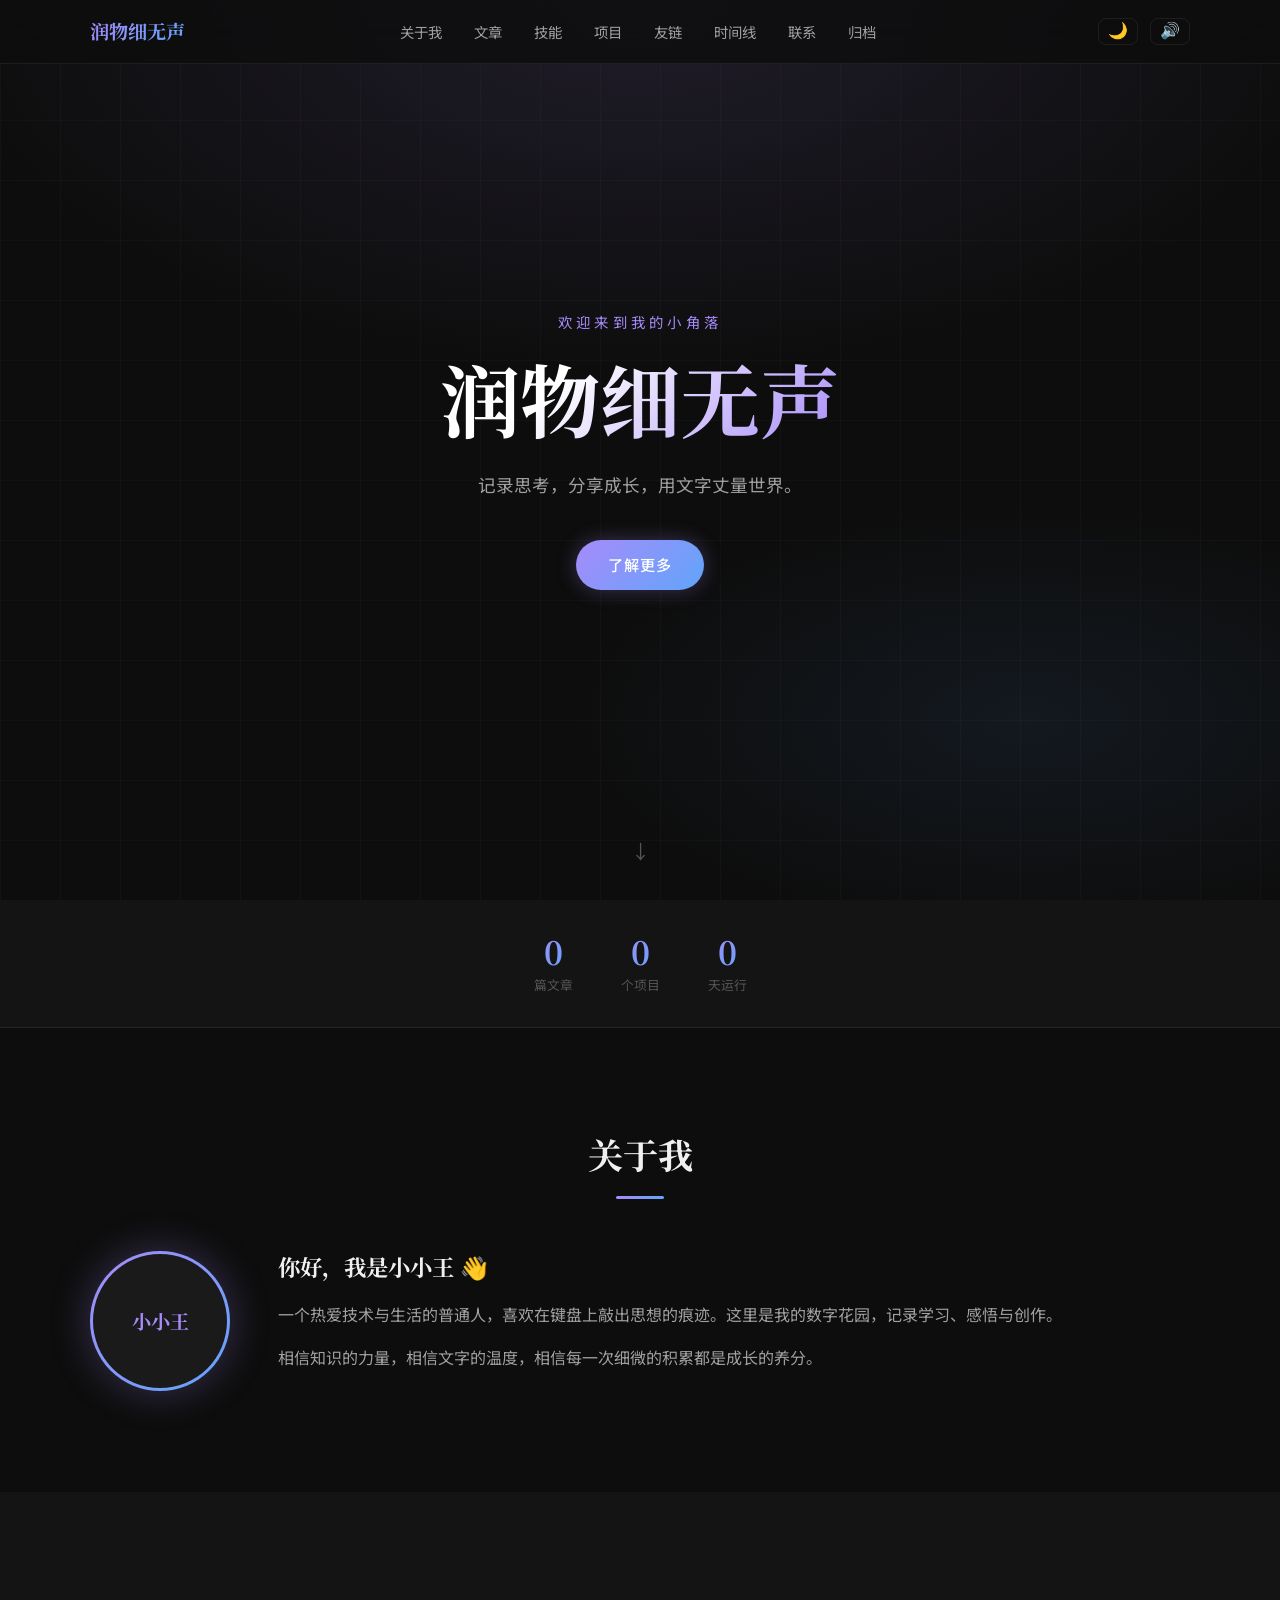
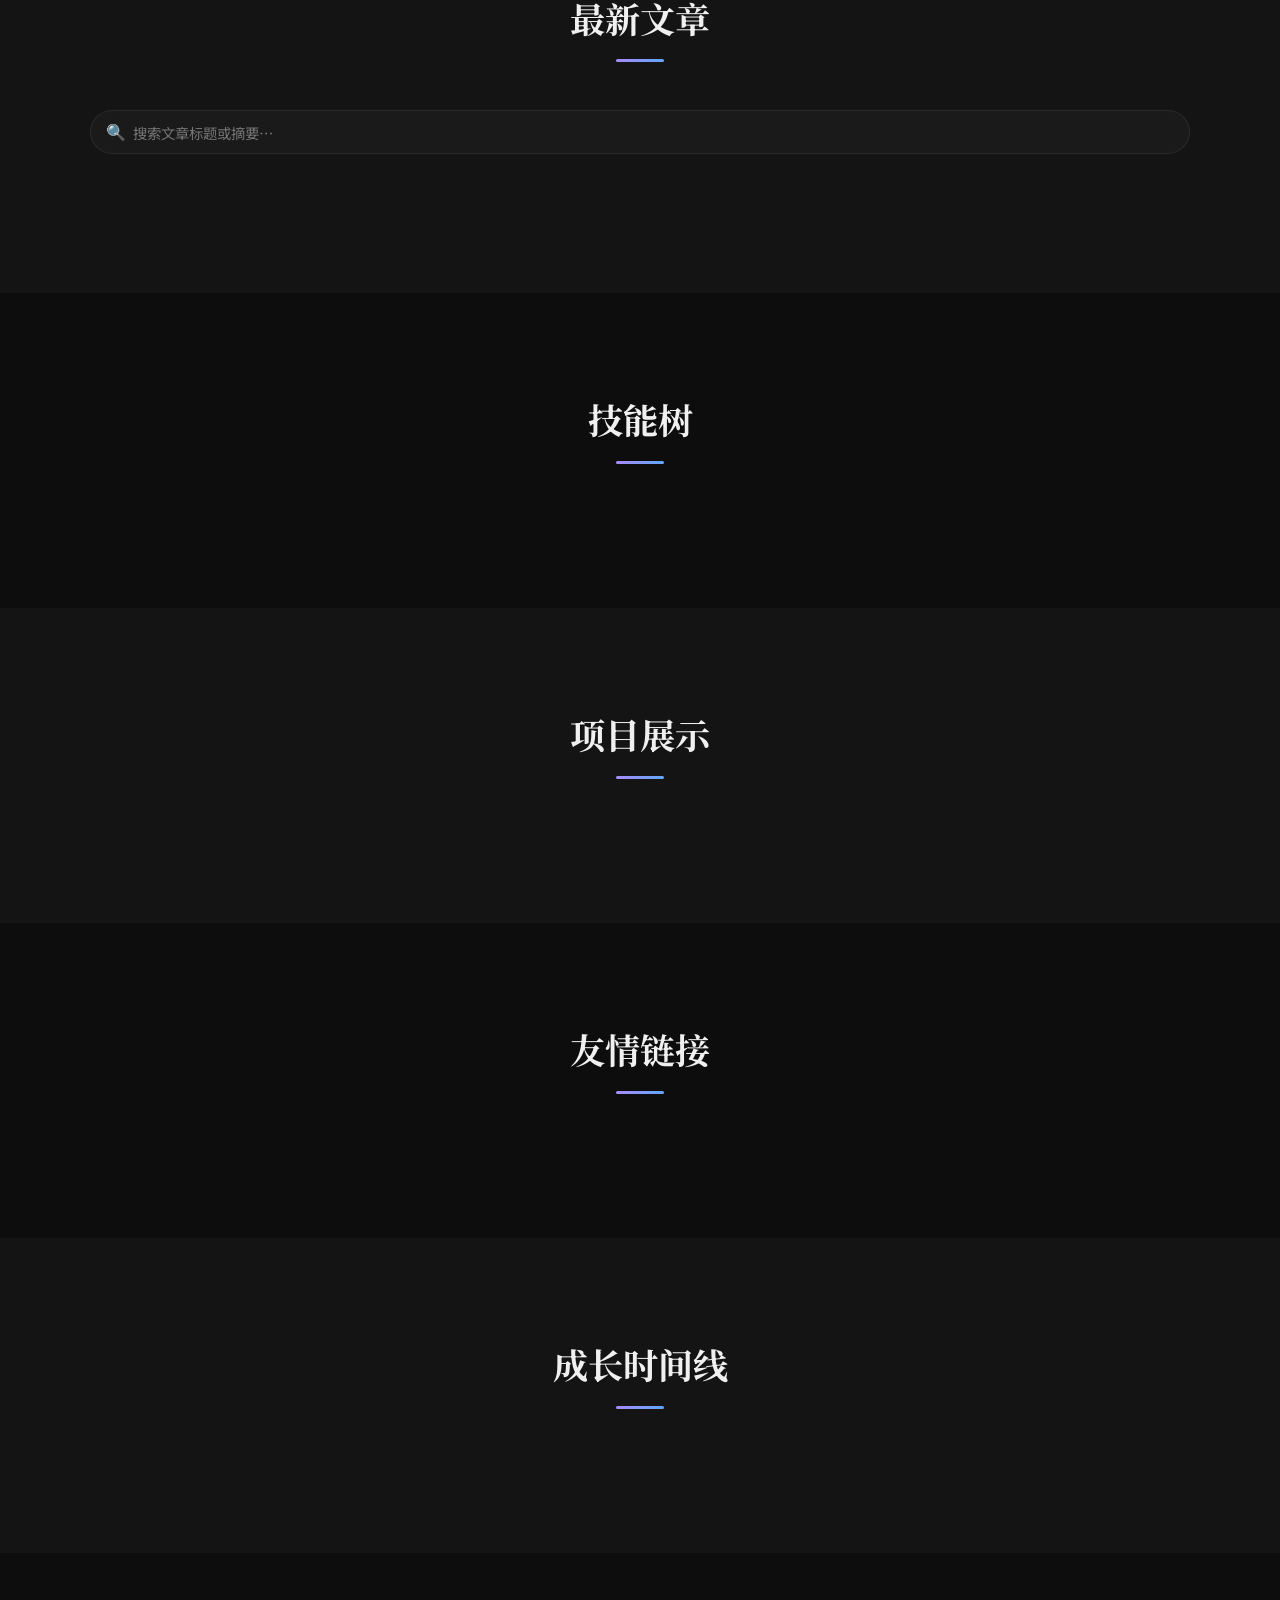
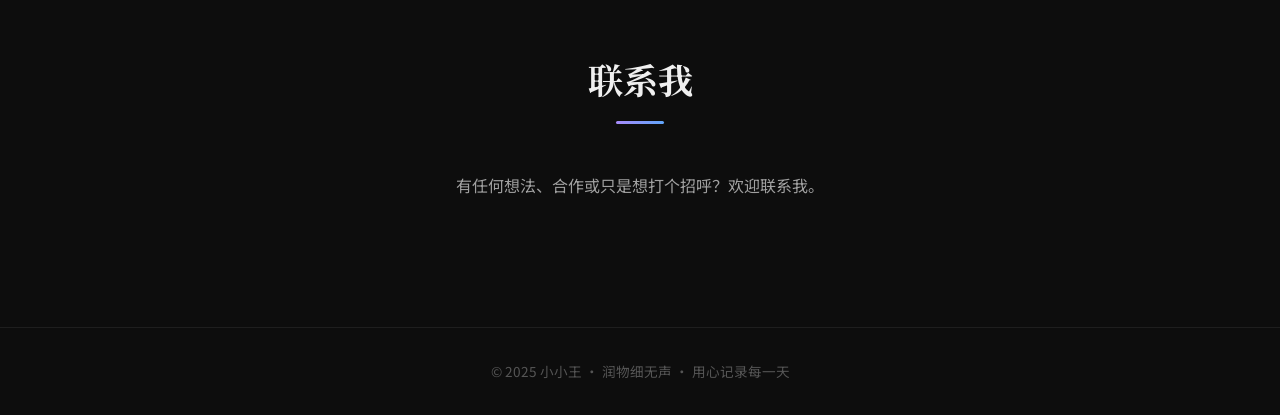
<file: blog/index.html>
<!DOCTYPE html>
<html lang="zh-CN">
<head>
  <meta charset="UTF-8" />
  <meta name="viewport" content="width=device-width, initial-scale=1.0" />
  <title>润物细无声 - 小小王的博客</title>
  <!-- Open Graph -->
  <meta property="og:type" content="website" />
  <meta property="og:title" content="润物细无声 - 小小王的博客" />
  <meta property="og:description" content="记录思考，分享成长，用文字丈量世界。" />
  <meta property="og:image" content="" id="ogImage" />
  <meta name="description" content="记录思考，分享成长，用文字丈量世界。" />
  <link rel="stylesheet" href="style.css" />
  <link rel="preconnect" href="https://fonts.googleapis.com" />
  <link href="https://fonts.googleapis.com/css2?family=Noto+Serif+SC:wght@400;600;700&family=Noto+Sans+SC:wght@300;400;500&display=swap" rel="stylesheet" media="print" onload="this.media='all'" />
  <noscript><link href="https://fonts.googleapis.com/css2?family=Noto+Serif+SC:wght@400;600;700&family=Noto+Sans+SC:wght@300;400;500&display=swap" rel="stylesheet" /></noscript>
  <link rel="alternate" type="application/rss+xml" title="润物细无声 RSS" href="https://blog-worker.diaoyudao110.workers.dev/feed.xml" />
  <script>
    // 主题初始化（避免闪烁）
    (function(){
      const t = localStorage.getItem('theme') || 'dark';
      document.documentElement.setAttribute('data-theme', t);
    })();
  </script>
</head>
<body>
  <!-- 导航栏 -->
  <nav class="navbar" id="navbar">
    <div class="nav-inner">
      <a class="logo" href="#hero" id="navLogo">润物细无声</a>
      <ul class="nav-links">
        <li><a href="#about">关于我</a></li>
        <li><a href="#posts">文章</a></li>
        <li><a href="#skills">技能</a></li>
        <li><a href="#projects">项目</a></li>
        <li><a href="#links">友链</a></li>
        <li><a href="#timeline">时间线</a></li>
        <li><a href="#contact">联系</a></li>
        <li><a href="archive.html">归档</a></li>
      </ul>
      <div style="display:flex;align-items:center;gap:0.3rem">
        <button class="theme-btn" id="themeBtn" title="切换主题">🌙</button>
        <button class="theme-btn" id="soundMuteBtn" title="关闭音效">🔊</button>
        <button class="menu-btn" id="menuBtn">&#9776;</button>
      </div>
    </div>
  </nav>

  <!-- Hero -->
  <section class="hero" id="hero">
    <div class="hero-bg"></div>
    <div class="hero-content">
      <p class="hero-sub" id="heroSub">欢迎来到我的小角落</p>
      <h1 class="hero-title" id="heroTitle">润物细无声</h1>
      <p class="hero-desc" id="heroDesc">记录思考，分享成长，用文字丈量世界。</p>
      <a href="#about" class="btn-primary">了解更多</a>
    </div>
    <div class="scroll-hint">&#8595;</div>
  </section>

  <!-- 统计数据 -->
  <div class="stats-bar" id="statsBar">
    <div class="stat-item">
      <div class="stat-num" id="statPosts">0</div>
      <div class="stat-label">篇文章</div>
    </div>
    <div class="stat-item">
      <div class="stat-num" id="statProjects">0</div>
      <div class="stat-label">个项目</div>
    </div>
    <div class="stat-item">
      <div class="stat-num" id="statDays">0</div>
      <div class="stat-label">天运行</div>
    </div>
  </div>

  <!-- 关于我 -->
  <section class="section" id="about">
    <div class="container">
      <h2 class="section-title">关于我</h2>
      <div class="about-grid">
        <div class="about-avatar">
          <div class="avatar-ring">
            <div class="avatar-inner" id="avatarInner">小小王</div>
          </div>
        </div>
        <div class="about-text">
          <h3 id="aboutName">你好，我是小小王 👋</h3>
          <p id="aboutIntro1">一个热爱技术与生活的普通人，喜欢在键盘上敲出思想的痕迹。这里是我的数字花园，记录学习、感悟与创作。</p>
          <p id="aboutIntro2">相信知识的力量，相信文字的温度，相信每一次细微的积累都是成长的养分。</p>
          <div class="tags" id="aboutTags"></div>
        </div>
      </div>
    </div>
  </section>

  <!-- 文章列表 -->
  <section class="section section-alt" id="posts">
    <div class="container">
      <h2 class="section-title">最新文章</h2>
      <!-- 搜索框 -->
      <div class="search-wrap">
        <span class="search-icon">🔍</span>
        <input type="text" id="searchInput" placeholder="搜索文章标题或摘要…" />
      </div>
      <!-- 分类筛选 -->
      <div class="filter-bar" id="filterBar"></div>
      <!-- 文章网格 -->
      <div class="posts-grid" id="postsGrid"></div>
    </div>
  </section>

  <!-- 技能树 -->
  <section class="section" id="skills">
    <div class="container">
      <h2 class="section-title">技能树</h2>
      <div class="skills-grid" id="skillsGrid"></div>
    </div>
  </section>

  <!-- 项目展示 -->
  <section class="section section-alt" id="projects">
    <div class="container">
      <h2 class="section-title">项目展示</h2>
      <div class="projects-grid" id="projectsGrid"></div>
    </div>
  </section>

  <!-- 友情链接 -->
  <section class="section" id="links">
    <div class="container">
      <h2 class="section-title">友情链接</h2>
      <div class="links-grid" id="linksGrid"></div>
    </div>
  </section>

  <!-- 时间线 -->
  <section class="section section-alt" id="timeline">
    <div class="container">
      <h2 class="section-title">成长时间线</h2>
      <div class="timeline" id="timelineList"></div>
    </div>
  </section>

  <!-- 联系 -->
  <section class="section" id="contact">
    <div class="container">
      <h2 class="section-title">联系我</h2>
      <div class="contact-box">
        <p id="contactDesc">有任何想法、合作或只是想打个招呼？欢迎联系我。</p>
        <div class="contact-links" id="contactLinks"></div>
      </div>
    </div>
  </section>

  <!-- Footer -->
  <footer class="footer">
    <p id="footerText">© 2025 小小王 · 润物细无声 · 用心记录每一天</p>
  </footer>

  <!-- 回到顶部 -->
  <button class="back-top" id="backTop" title="回到顶部">↑</button>

  <script src="main.js"></script>
  <script src="sound.js?v=4"></script>
</body>
</html>
</file>
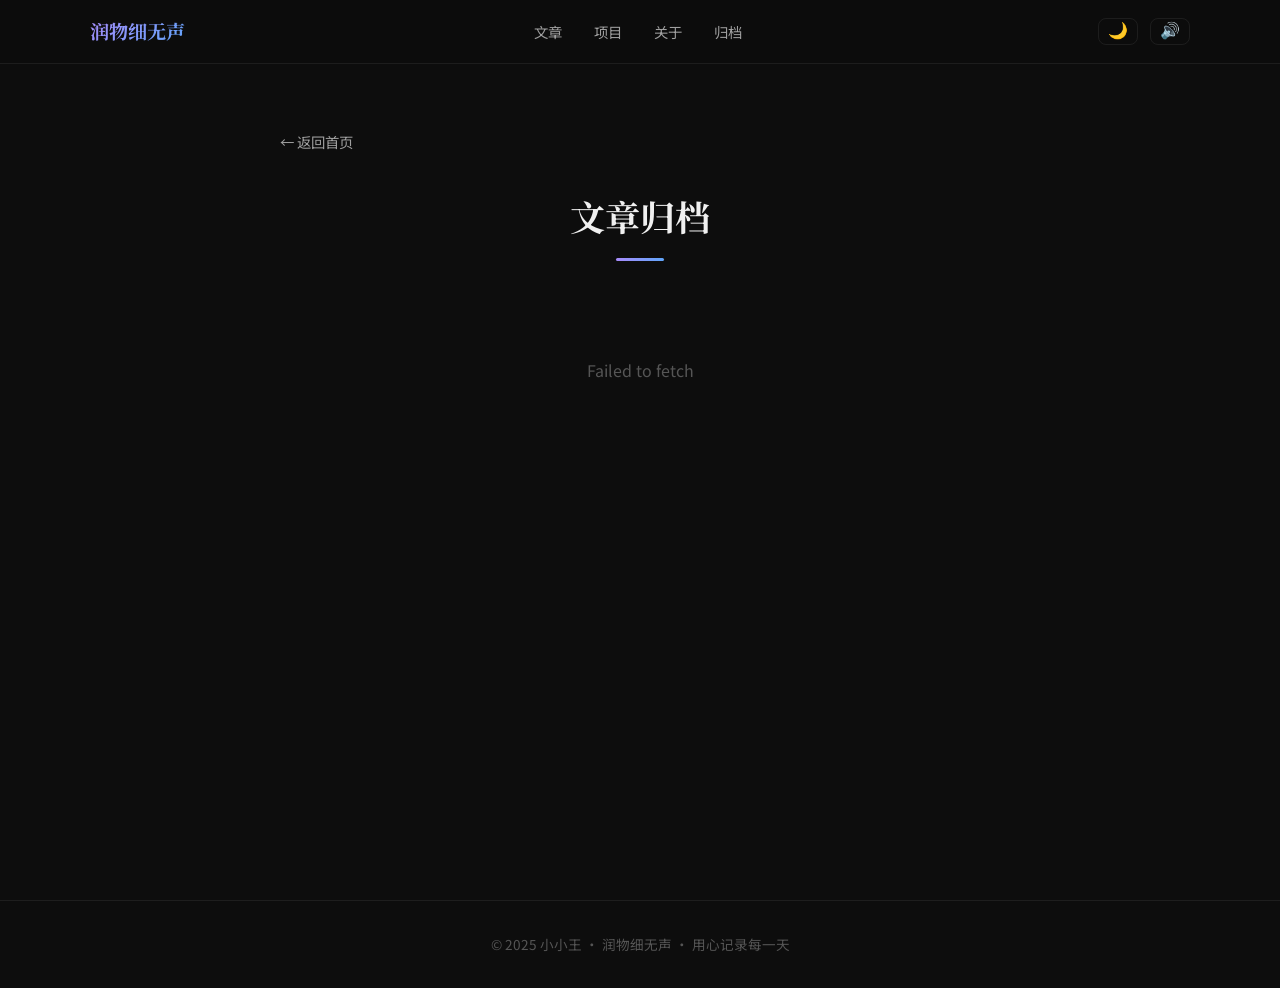
<file: blog/archive.html>
<!DOCTYPE html>
<html lang="zh-CN">
<head>
  <meta charset="UTF-8" />
  <meta name="viewport" content="width=device-width, initial-scale=1.0" />
  <title>文章归档 - 润物细无声</title>
  <meta name="description" content="全部文章归档" />
  <link rel="stylesheet" href="style.css" />
  <link rel="preconnect" href="https://fonts.googleapis.com" />
  <link href="https://fonts.googleapis.com/css2?family=Noto+Serif+SC:wght@400;600;700&family=Noto+Sans+SC:wght@300;400;500&display=swap" rel="stylesheet" media="print" onload="this.media='all'" />
  <noscript><link href="https://fonts.googleapis.com/css2?family=Noto+Serif+SC:wght@400;600;700&family=Noto+Sans+SC:wght@300;400;500&display=swap" rel="stylesheet" /></noscript>
  <script>
    (function(){
      const t = localStorage.getItem('theme') || 'dark';
      document.documentElement.setAttribute('data-theme', t);
    })();
  </script>
  <style>
    .archive-page { padding: 8rem 1.5rem 6rem; min-height: 100vh; }
    .archive-page .container { max-width: 720px; margin: 0 auto; }
    .archive-year { margin-bottom: 2.5rem; }
    .archive-year-title {
      font-family: 'Noto Serif SC', serif;
      font-size: 1.6rem; font-weight: 700;
      color: var(--accent); margin-bottom: 1rem;
      padding-bottom: 0.4rem; border-bottom: 2px solid var(--accent);
    }
    .archive-list { list-style: none; padding: 0; }
    .archive-item {
      display: flex; align-items: baseline; gap: 1rem;
      padding: 0.6rem 0; border-bottom: 1px solid var(--border);
      transition: background 0.2s;
    }
    .archive-item:hover { background: var(--bg-card); padding-left: 0.5rem; border-radius: 4px; }
    .archive-date { font-size: 0.85rem; color: var(--text-muted); white-space: nowrap; min-width: 90px; }
    .archive-title { color: var(--text-secondary); text-decoration: none; flex: 1; font-size: 1rem; transition: color 0.2s; }
    .archive-title:hover { color: var(--accent); }
    .archive-cat { font-size: 0.78rem; color: var(--text-muted); background: var(--bg-card); border: 1px solid var(--border); border-radius: 10px; padding: 0.1rem 0.5rem; white-space: nowrap; }
    .archive-tags { display: flex; gap: 0.3rem; flex-wrap: wrap; }
    .archive-tag { font-size: 0.75rem; color: var(--text-muted); }
    .archive-stats { margin-bottom: 2rem; color: var(--text-muted); font-size: 0.95rem; }
    .back-link { display: inline-flex; align-items: center; gap: 0.4rem; color: var(--text-secondary); font-size: 0.9rem; margin-bottom: 2rem; transition: color 0.3s; }
    .back-link:hover { color: var(--accent); }
    .loading-msg { color: var(--text-muted); text-align: center; padding: 4rem 0; }
  </style>
</head>
<body>
  <nav class="navbar" id="navbar">
    <div class="nav-inner">
      <a class="logo" href="index.html">润物细无声</a>
      <ul class="nav-links">
        <li><a href="index.html#posts">文章</a></li>
        <li><a href="index.html#projects">项目</a></li>
        <li><a href="index.html#about">关于</a></li>
        <li><a href="archive.html" class="active">归档</a></li>
      </ul>
      <div style="display:flex;align-items:center;gap:0.3rem">
        <button class="theme-btn" id="themeBtn" title="切换主题">🌙</button>
        <button class="theme-btn" id="soundMuteBtn" title="关闭音效">🔊</button>
        <button class="menu-btn" id="menuBtn">&#9776;</button>
      </div>
    </div>
  </nav>

  <main class="archive-page">
    <div class="container">
      <a href="index.html" class="back-link">← 返回首页</a>
      <h1 class="section-title" style="text-align:center;margin-bottom:0.5rem">文章归档</h1>
      <p class="archive-stats" id="archiveStats">加载中…</p>
      <div id="archiveContent"><p class="loading-msg">加载中…</p></div>
    </div>
  </main>

  <footer class="footer">
    <p>© 2025 小小王 · 润物细无声 · 用心记录每一天</p>
  </footer>

  <button class="back-top" id="backTop" title="回到顶部">↑</button>

  <script>
    function getTheme() { return localStorage.getItem('theme') || 'dark'; }
    function applyTheme(t) {
      document.documentElement.setAttribute('data-theme', t);
      localStorage.setItem('theme', t);
      const btn = document.getElementById('themeBtn');
      if (btn) btn.textContent = t === 'dark' ? '🌙' : '☀️';
    }
    applyTheme(getTheme());
    document.getElementById('themeBtn').addEventListener('click', () => {
      applyTheme(getTheme() === 'dark' ? 'light' : 'dark');
    });
    const navbar = document.getElementById('navbar');
    window.addEventListener('scroll', () => {
      navbar.style.background = window.scrollY > 50
        ? (getTheme() === 'dark' ? 'rgba(13,13,13,0.95)' : 'rgba(248,247,244,0.97)')
        : (getTheme() === 'dark' ? 'rgba(13,13,13,0.8)' : 'rgba(248,247,244,0.85)');
    });
    document.getElementById('menuBtn').addEventListener('click', () => {
      document.querySelector('.nav-links').classList.toggle('open');
    });
    const backTop = document.getElementById('backTop');
    window.addEventListener('scroll', () => backTop.classList.toggle('visible', window.scrollY > 400));
    backTop.addEventListener('click', () => window.scrollTo({ top: 0, behavior: 'smooth' }));

    const WORKER_BASE = (location.hostname === 'localhost' || location.hostname === '127.0.0.1')
      ? 'http://localhost:8787'
      : 'https://blog-worker.diaoyudao110.workers.dev';

    async function loadArchive() {
      try {
        const res = await fetch(WORKER_BASE + '/api/archive');
        if (!res.ok) throw new Error('加载失败');
        const archive = await res.json();
        const years = Object.keys(archive).sort((a, b) => b - a);
        const total = years.reduce((s, y) => s + archive[y].length, 0);
        document.getElementById('archiveStats').textContent = `共 ${total} 篇文章，跨越 ${years.length} 个年份`;
        if (!years.length) {
          document.getElementById('archiveContent').innerHTML = '<p class="loading-msg">暂无文章</p>';
          return;
        }
        document.getElementById('archiveContent').innerHTML = years.map(year => `
          <div class="archive-year">
            <div class="archive-year-title">${year} <small style="font-size:0.9rem;color:var(--text-muted)">· ${archive[year].length} 篇</small></div>
            <ul class="archive-list">
              ${archive[year].map(p => `
                <li class="archive-item">
                  <span class="archive-date">${p.date || ''}</span>
                  <a href="post.html?id=${p.id}" class="archive-title">${p.title}</a>
                  ${p.category ? `<span class="archive-cat">${p.category}</span>` : ''}
                  ${(p.tags || []).length ? `<span class="archive-tags">${p.tags.map(t => `<span class="archive-tag">#${t}</span>`).join('')}</span>` : ''}
                </li>
              `).join('')}
            </ul>
          </div>
        `).join('');
      } catch (e) {
        document.getElementById('archiveContent').innerHTML = `<p class="loading-msg">${e.message}</p>`;
        document.getElementById('archiveStats').textContent = '';
      }
    }
    loadArchive();
  </script>
  <script src="sound.js?v=4"></script>
</body>
</html>
</file>
<file: blog/style.css>
/* ===== 全局重置与变量 ===== */
:root {
  --bg-primary: #0d0d0d;
  --bg-secondary: #141414;
  --bg-card: #1a1a1a;
  --bg-card-hover: #222222;
  --accent: #a78bfa;
  --accent-2: #60a5fa;
  --accent-glow: rgba(167, 139, 250, 0.15);
  --text-primary: #f0f0f0;
  --text-secondary: #a0a0a0;
  --text-muted: #555;
  --border: rgba(255,255,255,0.07);
  --radius: 12px;
  --transition: 0.3s cubic-bezier(0.4,0,0.2,1);
}

*, *::before, *::after { box-sizing: border-box; margin: 0; padding: 0; }

html { scroll-behavior: smooth; }

body {
  background: var(--bg-primary);
  color: var(--text-primary);
  font-family: 'Noto Sans SC', 'PingFang SC', 'Microsoft YaHei', sans-serif;
  font-size: 16px;
  line-height: 1.7;
  overflow-x: hidden;
}

a { color: inherit; text-decoration: none; }

/* ===== 导航栏 ===== */
.navbar {
  position: fixed;
  top: 0; left: 0; right: 0;
  z-index: 100;
  padding: 0 2rem;
  height: 64px;
  display: flex;
  align-items: center;
  background: rgba(13,13,13,0.8);
  backdrop-filter: blur(16px);
  border-bottom: 1px solid var(--border);
  transition: background var(--transition);
}

.nav-inner {
  width: 100%;
  max-width: 1100px;
  margin: 0 auto;
  display: flex;
  align-items: center;
  justify-content: space-between;
}

.logo {
  font-family: 'Noto Serif SC', serif;
  font-size: 1.2rem;
  font-weight: 700;
  background: linear-gradient(135deg, var(--accent), var(--accent-2));
  -webkit-background-clip: text;
  -webkit-text-fill-color: transparent;
  background-clip: text;
}

.nav-links {
  list-style: none;
  display: flex;
  gap: 2rem;
}

.nav-links a {
  font-size: 0.9rem;
  color: var(--text-secondary);
  transition: color var(--transition);
  position: relative;
}

.nav-links a::after {
  content: '';
  position: absolute;
  bottom: -4px; left: 0;
  width: 0; height: 1px;
  background: var(--accent);
  transition: width var(--transition);
}

.nav-links a:hover { color: var(--text-primary); }
.nav-links a:hover::after { width: 100%; }

.menu-btn {
  display: none;
  background: none;
  border: none;
  color: var(--text-primary);
  font-size: 1.4rem;
  cursor: pointer;
}

/* ===== Hero ===== */
.hero {
  position: relative;
  min-height: 100vh;
  display: flex;
  align-items: center;
  justify-content: center;
  text-align: center;
  overflow: hidden;
}

.hero-bg {
  position: absolute;
  inset: 0;
  background:
    radial-gradient(ellipse 80% 60% at 50% 0%, rgba(167,139,250,0.12) 0%, transparent 70%),
    radial-gradient(ellipse 60% 40% at 80% 80%, rgba(96,165,250,0.08) 0%, transparent 60%),
    var(--bg-primary);
  z-index: 0;
}

.hero-bg::before {
  content: '';
  position: absolute;
  inset: 0;
  background-image:
    linear-gradient(rgba(255,255,255,0.02) 1px, transparent 1px),
    linear-gradient(90deg, rgba(255,255,255,0.02) 1px, transparent 1px);
  background-size: 60px 60px;
}

.hero-content {
  position: relative;
  z-index: 1;
  padding: 2rem;
}

.hero-sub {
  font-size: 0.9rem;
  letter-spacing: 0.3em;
  color: var(--accent);
  text-transform: uppercase;
  margin-bottom: 1rem;
  opacity: 0;
  animation: fadeUp 0.8s 0.2s forwards;
}

.hero-title {
  font-family: 'Noto Serif SC', serif;
  font-size: clamp(2.5rem, 8vw, 5rem);
  font-weight: 700;
  line-height: 1.2;
  margin-bottom: 1.5rem;
  background: linear-gradient(135deg, #fff 30%, var(--accent) 100%);
  -webkit-background-clip: text;
  -webkit-text-fill-color: transparent;
  background-clip: text;
  opacity: 0;
  animation: fadeUp 0.8s 0.4s forwards;
}

.hero-desc {
  font-size: 1.1rem;
  color: var(--text-secondary);
  max-width: 500px;
  margin: 0 auto 2.5rem;
  opacity: 0;
  animation: fadeUp 0.8s 0.6s forwards;
}

.btn-primary {
  display: inline-block;
  padding: 0.75rem 2rem;
  border-radius: 50px;
  background: linear-gradient(135deg, var(--accent), var(--accent-2));
  color: #fff;
  font-size: 0.95rem;
  font-weight: 500;
  letter-spacing: 0.05em;
  transition: all var(--transition);
  box-shadow: 0 0 20px rgba(167,139,250,0.3);
  opacity: 0;
  animation: fadeUp 0.8s 0.8s forwards;
}

.btn-primary:hover {
  transform: translateY(-2px);
  box-shadow: 0 0 32px rgba(167,139,250,0.5);
}

.scroll-hint {
  position: absolute;
  bottom: 2rem;
  left: 50%;
  transform: translateX(-50%);
  color: var(--text-muted);
  font-size: 1.2rem;
  animation: bounce 2s infinite;
  z-index: 1;
}

/* ===== 通用 Section ===== */
.section { padding: 6rem 1.5rem; }
.section-alt { background: var(--bg-secondary); }

.container {
  max-width: 1100px;
  margin: 0 auto;
}

.section-title {
  font-family: 'Noto Serif SC', serif;
  font-size: clamp(1.6rem, 4vw, 2.2rem);
  font-weight: 700;
  text-align: center;
  margin-bottom: 3rem;
  position: relative;
  color: var(--text-primary);
}

.section-title::after {
  content: '';
  display: block;
  width: 48px;
  height: 3px;
  background: linear-gradient(90deg, var(--accent), var(--accent-2));
  margin: 0.75rem auto 0;
  border-radius: 2px;
}

/* ===== 关于我 ===== */
.about-grid {
  display: grid;
  grid-template-columns: auto 1fr;
  gap: 3rem;
  align-items: center;
}

.avatar-ring {
  width: 140px;
  height: 140px;
  border-radius: 50%;
  background: linear-gradient(135deg, var(--accent), var(--accent-2));
  padding: 3px;
  box-shadow: 0 0 40px rgba(167,139,250,0.3);
}

.avatar-inner {
  width: 100%;
  height: 100%;
  border-radius: 50%;
  background: var(--bg-card);
  display: flex;
  align-items: center;
  justify-content: center;
  font-family: 'Noto Serif SC', serif;
  font-size: 1.2rem;
  font-weight: 700;
  color: var(--accent);
}

.about-text h3 {
  font-size: 1.4rem;
  margin-bottom: 1rem;
  font-family: 'Noto Serif SC', serif;
}

.about-text p {
  color: var(--text-secondary);
  margin-bottom: 1rem;
}

.tags {
  display: flex;
  flex-wrap: wrap;
  gap: 0.5rem;
  margin-top: 1.5rem;
}

.tag {
  padding: 0.3rem 0.9rem;
  border-radius: 50px;
  border: 1px solid var(--border);
  background: var(--bg-card);
  font-size: 0.85rem;
  color: var(--text-secondary);
  transition: all var(--transition);
}

.tag:hover {
  border-color: var(--accent);
  color: var(--accent);
  background: var(--accent-glow);
}

/* ===== 文章列表 ===== */
.posts-grid {
  display: grid;
  grid-template-columns: repeat(auto-fill, minmax(300px, 1fr));
  gap: 1.5rem;
}

.post-card {
  background: var(--bg-card);
  border: 1px solid var(--border);
  border-radius: var(--radius);
  padding: 1.5rem;
  transition: all var(--transition);
  position: relative;
  overflow: hidden;
}

.post-card::before {
  content: '';
  position: absolute;
  top: 0; left: 0; right: 0;
  height: 2px;
  background: linear-gradient(90deg, var(--accent), var(--accent-2));
  transform: scaleX(0);
  transition: transform var(--transition);
}

.post-card:hover {
  border-color: rgba(167,139,250,0.3);
  background: var(--bg-card-hover);
  transform: translateY(-4px);
  box-shadow: 0 12px 40px rgba(0,0,0,0.4);
}

.post-card:hover::before { transform: scaleX(1); }

.post-meta {
  display: flex;
  justify-content: space-between;
  align-items: center;
  margin-bottom: 0.75rem;
}

.post-cat {
  font-size: 0.75rem;
  padding: 0.2rem 0.6rem;
  border-radius: 4px;
  background: var(--accent-glow);
  color: var(--accent);
  border: 1px solid rgba(167,139,250,0.2);
}

.post-date { font-size: 0.8rem; color: var(--text-muted); }

.post-title {
  font-size: 1rem;
  font-weight: 600;
  margin-bottom: 0.75rem;
  line-height: 1.5;
  font-family: 'Noto Serif SC', serif;
}

.post-excerpt {
  font-size: 0.9rem;
  color: var(--text-secondary);
  margin-bottom: 1rem;
  display: -webkit-box;
  -webkit-line-clamp: 2;
  -webkit-box-orient: vertical;
  overflow: hidden;
}

.post-link {
  font-size: 0.85rem;
  color: var(--accent);
  transition: color var(--transition);
}

.post-link:hover { color: var(--accent-2); }

/* ===== 项目展示 ===== */
.projects-grid {
  display: grid;
  grid-template-columns: repeat(auto-fill, minmax(280px, 1fr));
  gap: 1.5rem;
}

.project-card {
  background: var(--bg-card);
  border: 1px solid var(--border);
  border-radius: var(--radius);
  padding: 2rem;
  transition: all var(--transition);
}

.project-card:hover {
  border-color: rgba(96,165,250,0.3);
  transform: translateY(-4px);
  box-shadow: 0 12px 40px rgba(0,0,0,0.4), 0 0 40px rgba(96,165,250,0.05);
}

.project-icon { font-size: 2.2rem; margin-bottom: 1rem; }

.project-card h3 {
  font-size: 1.1rem;
  margin-bottom: 0.75rem;
  font-family: 'Noto Serif SC', serif;
}

.project-card p {
  font-size: 0.9rem;
  color: var(--text-secondary);
  margin-bottom: 1.2rem;
}

.project-tech {
  display: flex;
  flex-wrap: wrap;
  gap: 0.4rem;
  margin-bottom: 1.2rem;
}

.project-tech span {
  font-size: 0.75rem;
  padding: 0.2rem 0.6rem;
  background: rgba(96,165,250,0.1);
  color: var(--accent-2);
  border-radius: 4px;
  border: 1px solid rgba(96,165,250,0.2);
}

.project-links { display: flex; gap: 1rem; }

.project-links a {
  font-size: 0.85rem;
  color: var(--text-secondary);
  transition: color var(--transition);
}

.project-links a:hover { color: var(--accent); }

/* ===== 时间线 ===== */
.timeline {
  max-width: 640px;
  margin: 0 auto;
  position: relative;
  padding-left: 2rem;
}

.timeline::before {
  content: '';
  position: absolute;
  left: 0;
  top: 0; bottom: 0;
  width: 1px;
  background: linear-gradient(to bottom, var(--accent), var(--accent-2), transparent);
}

.tl-item {
  position: relative;
  margin-bottom: 2.5rem;
}

.tl-dot {
  position: absolute;
  left: -2.45rem;
  top: 0.3rem;
  width: 10px;
  height: 10px;
  border-radius: 50%;
  background: var(--accent);
  box-shadow: 0 0 12px rgba(167,139,250,0.6);
}

.tl-year {
  font-size: 0.8rem;
  color: var(--accent);
  font-weight: 500;
  letter-spacing: 0.1em;
  display: block;
  margin-bottom: 0.3rem;
}

.tl-content h4 {
  font-size: 1rem;
  margin-bottom: 0.3rem;
  font-family: 'Noto Serif SC', serif;
}

.tl-content p { font-size: 0.9rem; color: var(--text-secondary); }

/* ===== 联系 ===== */
.contact-box {
  text-align: center;
  max-width: 560px;
  margin: 0 auto;
}

.contact-box p {
  color: var(--text-secondary);
  margin-bottom: 2rem;
}

.contact-links {
  display: flex;
  justify-content: center;
  flex-wrap: wrap;
  gap: 1rem;
}

.contact-item {
  padding: 0.65rem 1.4rem;
  border: 1px solid var(--border);
  border-radius: 50px;
  background: var(--bg-card);
  font-size: 0.9rem;
  color: var(--text-secondary);
  transition: all var(--transition);
}

.contact-item:hover {
  border-color: var(--accent);
  color: var(--accent);
  background: var(--accent-glow);
  transform: translateY(-2px);
}

/* ===== Footer ===== */
.footer {
  padding: 2rem;
  text-align: center;
  border-top: 1px solid var(--border);
  color: var(--text-muted);
  font-size: 0.85rem;
}

/* ===== 动画 ===== */
@keyframes fadeUp {
  from { opacity: 0; transform: translateY(20px); }
  to   { opacity: 1; transform: translateY(0); }
}

@keyframes bounce {
  0%, 100% { transform: translateX(-50%) translateY(0); }
  50%       { transform: translateX(-50%) translateY(8px); }
}

/* ===== 响应式 ===== */
@media (max-width: 768px) {
  .nav-links { display: none; }
  .nav-links.open {
    display: flex;
    flex-direction: column;
    position: fixed;
    top: 64px; left: 0; right: 0;
    background: rgba(13,13,13,0.97);
    padding: 2rem;
    gap: 1.5rem;
    border-bottom: 1px solid var(--border);
  }
  .menu-btn { display: block; }
  .about-grid { grid-template-columns: 1fr; text-align: center; }
  .about-avatar { display: flex; justify-content: center; }
  .tags { justify-content: center; }
}

/* ===== 亮色主题 ===== */
[data-theme="light"] {
  --bg-primary: #f8f7f4;
  --bg-secondary: #f0ede8;
  --bg-card: #ffffff;
  --bg-card-hover: #f5f3ef;
  --accent: #7c3aed;
  --accent-2: #2563eb;
  --accent-glow: rgba(124, 58, 237, 0.10);
  --text-primary: #1a1a1a;
  --text-secondary: #555555;
  --text-muted: #999999;
  --border: rgba(0,0,0,0.08);
}

[data-theme="light"] .navbar {
  background: rgba(248,247,244,0.85);
}

[data-theme="light"] .navbar.scrolled {
  background: rgba(248,247,244,0.97);
}

[data-theme="light"] .hero-bg {
  background:
    radial-gradient(ellipse 80% 60% at 50% 0%, rgba(124,58,237,0.10) 0%, transparent 70%),
    radial-gradient(ellipse 60% 40% at 80% 80%, rgba(37,99,235,0.07) 0%, transparent 60%),
    var(--bg-primary);
}

[data-theme="light"] .hero-bg::before {
  background-image:
    linear-gradient(rgba(0,0,0,0.04) 1px, transparent 1px),
    linear-gradient(90deg, rgba(0,0,0,0.04) 1px, transparent 1px);
}

[data-theme="light"] .hero-title {
  background: linear-gradient(135deg, #1a1a1a 30%, var(--accent) 100%);
  -webkit-background-clip: text;
  -webkit-text-fill-color: transparent;
  background-clip: text;
}

/* ===== 主题切换按钮 ===== */
.theme-btn {
  background: none;
  border: 1px solid var(--border);
  border-radius: 8px;
  color: var(--text-secondary);
  cursor: pointer;
  font-size: 1rem;
  padding: 0.3rem 0.55rem;
  transition: all var(--transition);
  line-height: 1;
  margin-left: 0.5rem;
}

.theme-btn:hover {
  border-color: var(--accent);
  color: var(--accent);
  background: var(--accent-glow);
}

/* ===== 统计数据展示 ===== */
.stats-bar {
  display: flex;
  justify-content: center;
  gap: 3rem;
  padding: 2rem 1.5rem;
  background: var(--bg-secondary);
  border-bottom: 1px solid var(--border);
}

.stat-item {
  text-align: center;
}

.stat-num {
  font-family: 'Noto Serif SC', serif;
  font-size: 2rem;
  font-weight: 700;
  background: linear-gradient(135deg, var(--accent), var(--accent-2));
  -webkit-background-clip: text;
  -webkit-text-fill-color: transparent;
  background-clip: text;
  line-height: 1.2;
}

.stat-label {
  font-size: 0.8rem;
  color: var(--text-muted);
  margin-top: 0.2rem;
}

/* ===== 分类筛选 Tab ===== */
.filter-bar {
  display: flex;
  gap: 0.5rem;
  flex-wrap: wrap;
  margin-bottom: 1.5rem;
}

.filter-btn {
  padding: 0.35rem 1rem;
  border-radius: 50px;
  border: 1px solid var(--border);
  background: var(--bg-card);
  color: var(--text-secondary);
  font-size: 0.85rem;
  cursor: pointer;
  transition: all var(--transition);
  font-family: inherit;
}

.filter-btn:hover,
.filter-btn.active {
  border-color: var(--accent);
  color: var(--accent);
  background: var(--accent-glow);
}

/* ===== 搜索框 ===== */
.search-wrap {
  margin-bottom: 1.2rem;
  position: relative;
}

.search-wrap input {
  width: 100%;
  padding: 0.65rem 1rem 0.65rem 2.6rem;
  background: var(--bg-card);
  border: 1px solid var(--border);
  border-radius: 50px;
  color: var(--text-primary);
  font-size: 0.9rem;
  font-family: inherit;
  outline: none;
  transition: border-color var(--transition);
}

.search-wrap input:focus {
  border-color: var(--accent);
}

.search-wrap .search-icon {
  position: absolute;
  left: 1rem;
  top: 50%;
  transform: translateY(-50%);
  color: var(--text-muted);
  pointer-events: none;
}

/* ===== 预计阅读时间 ===== */
.read-time {
  font-size: 0.78rem;
  color: var(--text-muted);
  margin-left: 0.4rem;
}

/* ===== 文章封面图 ===== */
.post-cover {
  width: 100%;
  height: 180px;
  object-fit: cover;
  border-radius: var(--radius) var(--radius) 0 0;
  display: block;
  margin: -1.5rem -1.5rem 1rem;
  width: calc(100% + 3rem);
}

/* ===== 技能树 ===== */
.skills-grid {
  display: grid;
  grid-template-columns: repeat(auto-fill, minmax(300px, 1fr));
  gap: 1.5rem;
}

.skill-category {
  background: var(--bg-card);
  border: 1px solid var(--border);
  border-radius: var(--radius);
  padding: 1.5rem;
}

.skill-category h3 {
  font-family: 'Noto Serif SC', serif;
  font-size: 1rem;
  margin-bottom: 1.2rem;
  color: var(--text-primary);
}

.skill-item {
  margin-bottom: 0.9rem;
}

.skill-item:last-child {
  margin-bottom: 0;
}

.skill-name-row {
  display: flex;
  justify-content: space-between;
  font-size: 0.88rem;
  color: var(--text-secondary);
  margin-bottom: 0.35rem;
}

.skill-bar-bg {
  height: 6px;
  background: var(--border);
  border-radius: 3px;
  overflow: hidden;
}

.skill-bar-fill {
  height: 100%;
  border-radius: 3px;
  background: linear-gradient(90deg, var(--accent), var(--accent-2));
  transition: width 1s cubic-bezier(0.4,0,0.2,1);
  width: 0;
}

/* ===== 友情链接 ===== */
.links-grid {
  display: grid;
  grid-template-columns: repeat(auto-fill, minmax(220px, 1fr));
  gap: 1rem;
}

.link-card {
  background: var(--bg-card);
  border: 1px solid var(--border);
  border-radius: var(--radius);
  padding: 1.2rem;
  display: flex;
  align-items: flex-start;
  gap: 0.8rem;
  transition: all var(--transition);
}

.link-card:hover {
  border-color: rgba(167,139,250,0.3);
  transform: translateY(-3px);
  box-shadow: 0 8px 24px rgba(0,0,0,0.2);
}

.link-icon {
  font-size: 1.6rem;
  line-height: 1;
  flex-shrink: 0;
}

.link-info h4 {
  font-size: 0.95rem;
  font-weight: 600;
  margin-bottom: 0.2rem;
  color: var(--accent);
}

.link-info p {
  font-size: 0.82rem;
  color: var(--text-muted);
  line-height: 1.4;
}

/* ===== 回到顶部 ===== */
.back-top {
  position: fixed;
  bottom: 2.5rem;
  right: 2rem;
  width: 42px;
  height: 42px;
  border-radius: 50%;
  background: var(--accent);
  color: #fff;
  border: none;
  cursor: pointer;
  font-size: 1.1rem;
  display: flex;
  align-items: center;
  justify-content: center;
  box-shadow: 0 4px 20px rgba(167,139,250,0.4);
  opacity: 0;
  transform: translateY(16px);
  transition: all var(--transition);
  pointer-events: none;
  z-index: 90;
}

.back-top.visible {
  opacity: 1;
  transform: translateY(0);
  pointer-events: auto;
}

.back-top:hover {
  transform: translateY(-3px);
  box-shadow: 0 8px 28px rgba(167,139,250,0.55);
}

/* ===== 阅读进度条（post.html 用）===== */
.reading-progress {
  position: fixed;
  top: 0;
  left: 0;
  height: 3px;
  width: 0%;
  background: linear-gradient(90deg, var(--accent), var(--accent-2));
  z-index: 200;
  transition: width 0.1s linear;
}

/* ===== 文章目录 TOC ===== */
.toc-sidebar {
  position: fixed;
  top: 80px;
  right: calc((100vw - 720px) / 2 - 220px);
  width: 200px;
  max-height: calc(100vh - 120px);
  overflow-y: auto;
  background: var(--bg-card);
  border: 1px solid var(--border);
  border-radius: var(--radius);
  padding: 1rem;
  font-size: 0.82rem;
  z-index: 50;
}

.toc-sidebar h4 {
  font-size: 0.8rem;
  color: var(--text-muted);
  text-transform: uppercase;
  letter-spacing: 0.1em;
  margin-bottom: 0.7rem;
}

.toc-sidebar a {
  display: block;
  color: var(--text-secondary);
  padding: 0.25rem 0;
  border-left: 2px solid transparent;
  padding-left: 0.6rem;
  transition: all 0.2s;
  line-height: 1.4;
}

.toc-sidebar a:hover,
.toc-sidebar a.active {
  color: var(--accent);
  border-left-color: var(--accent);
}

.toc-sidebar a.toc-h3 {
  padding-left: 1.3rem;
  font-size: 0.78rem;
}

@media (max-width: 1200px) {
  .toc-sidebar { display: none; }
}

/* ===== 文章详情页封面 ===== */
.post-cover-hero {
  width: 100%;
  max-height: 360px;
  object-fit: cover;
  border-radius: var(--radius);
  margin-bottom: 2rem;
  display: block;
}

/* ===== 阅读量显示 ===== */
.view-count {
  font-size: 0.78rem;
  color: var(--text-muted);
}

/* ===== 标签系统 ===== */
.filter-sep { color: var(--border); margin: 0 0.3rem; font-size: 1.2rem; }
.tag-btn { font-size: 0.8rem !important; }
.post-tags-mini { display: flex; flex-wrap: wrap; gap: 0.3rem; margin: 0.5rem 0 0.3rem; }
.post-tag-mini { font-size: 0.75rem; color: var(--text-muted); background: var(--bg-card); border: 1px solid var(--border); border-radius: 10px; padding: 0.1rem 0.5rem; }
</file>
